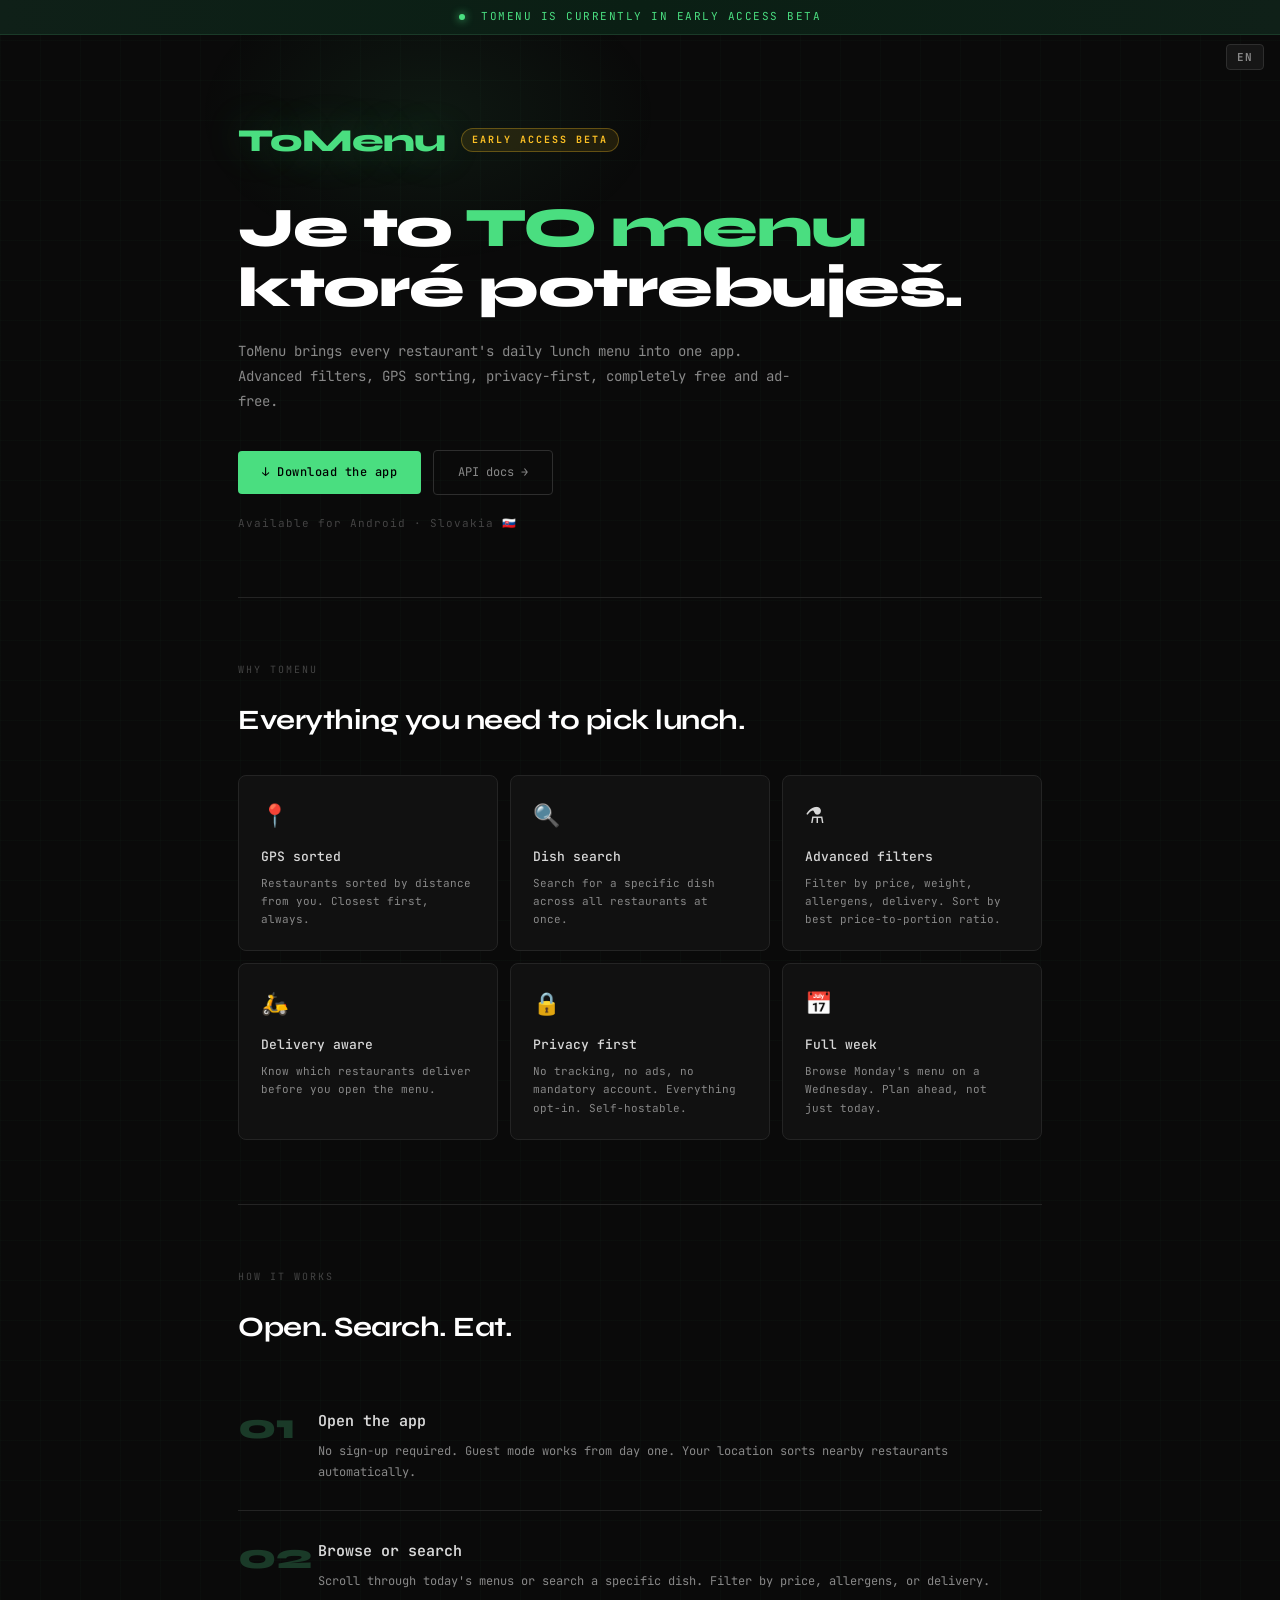
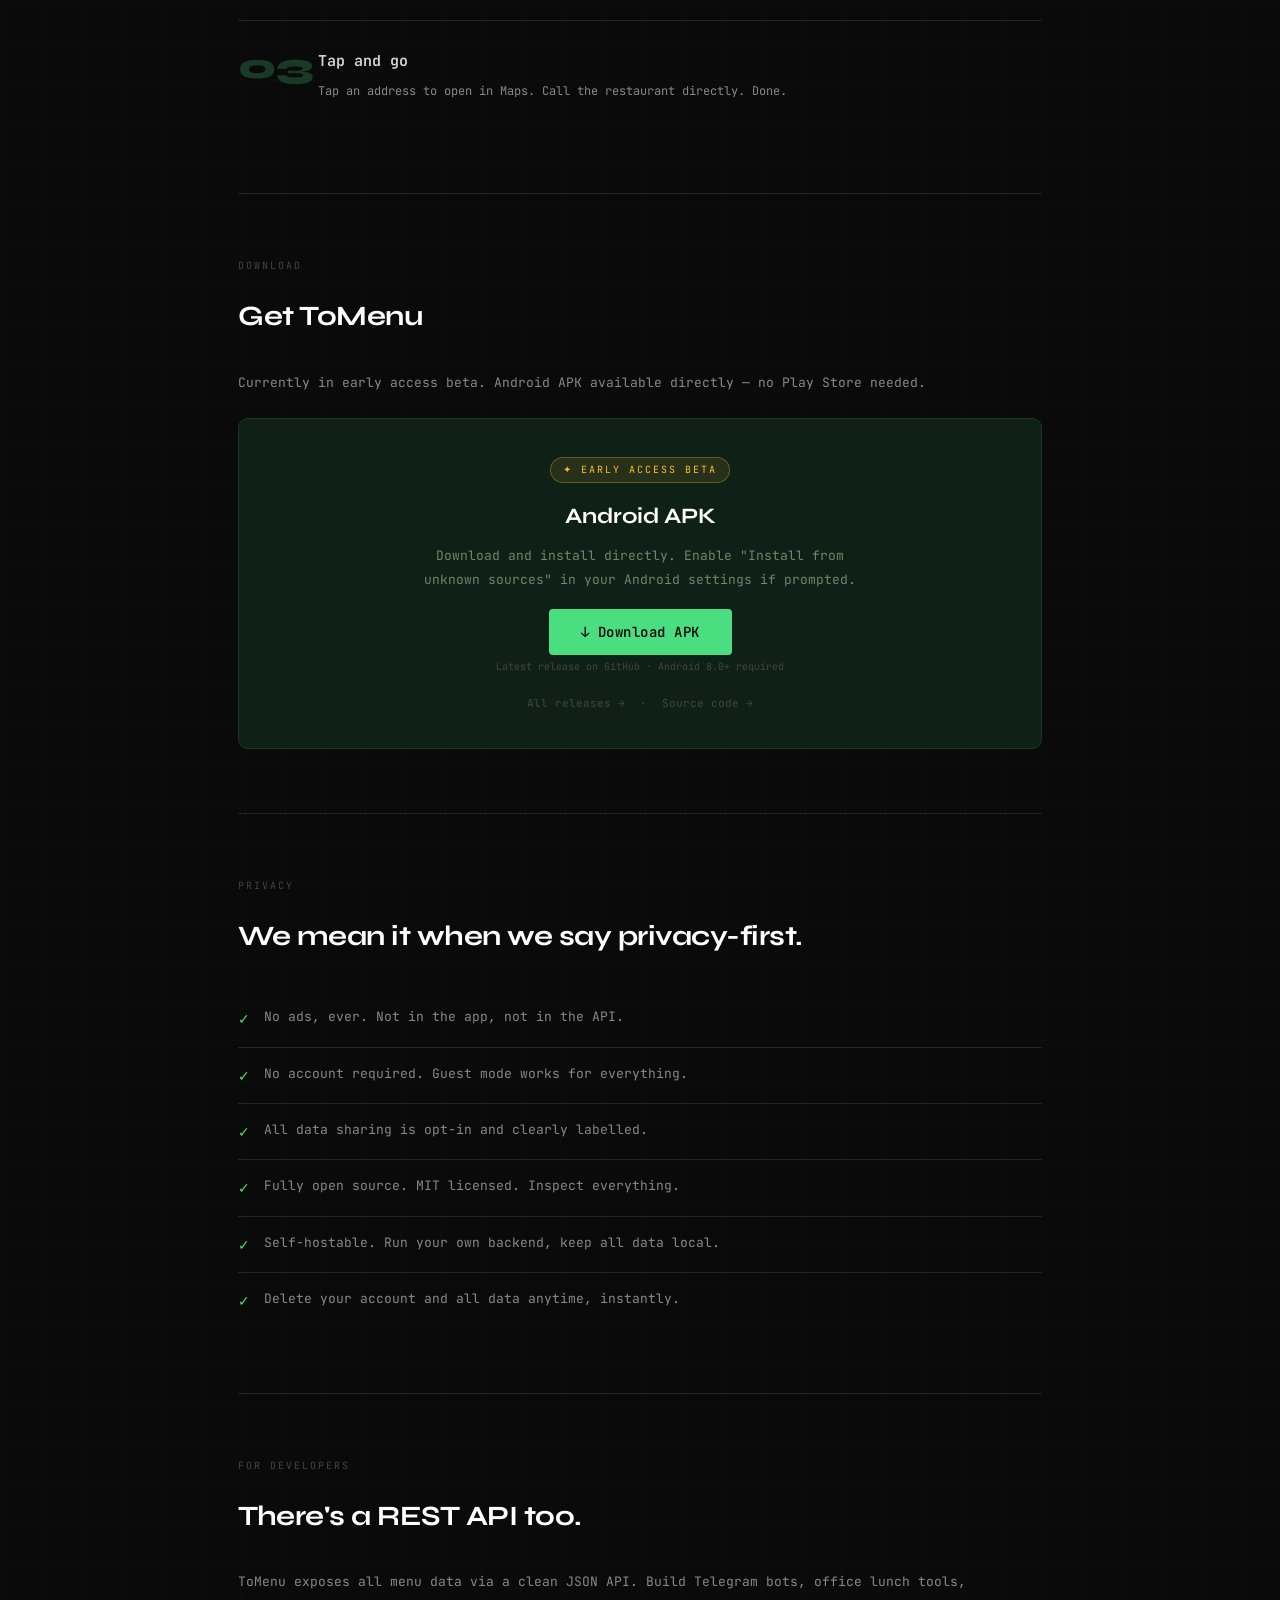
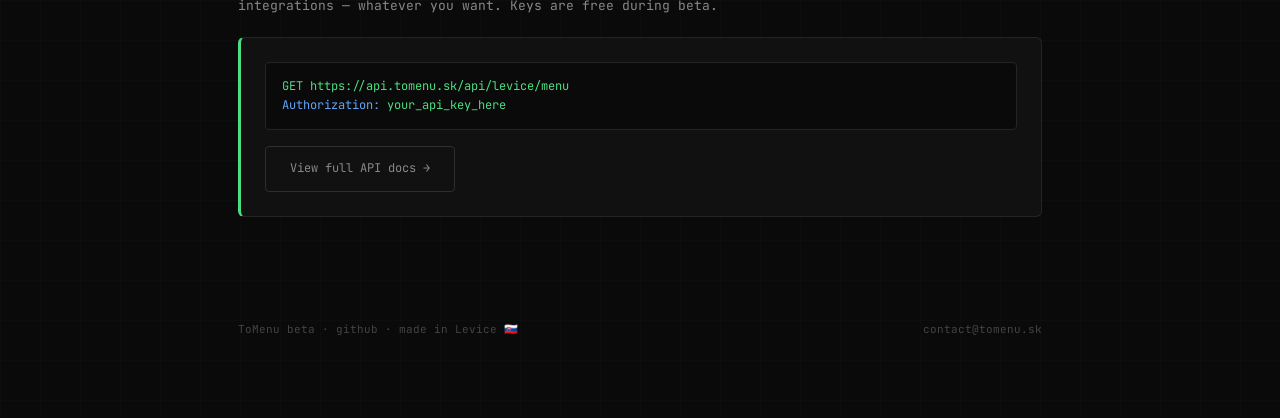
<file: index.html>
<!DOCTYPE html>
<html lang="en">
<head>
<meta charset="UTF-8">
<meta name="viewport" content="width=device-width, initial-scale=1.0">
<title>ToMenu — Je to TO menu ktoré potrebuješ</title>
<meta name="description" content="ToMenu unifies all restaurant lunch menus into one app. Advanced filters, privacy-first, free and ad-free.">
<link rel="icon" type="image/png" href="/favicon.png">
<link rel="preconnect" href="https://fonts.googleapis.com">
<link href="https://fonts.googleapis.com/css2?family=JetBrains+Mono:wght@300;400;500;700&family=Syne:wght@400;600;700;800&display=swap" rel="stylesheet">
<link rel="stylesheet" href="style.css">
</head>
<body>

<div id="beta-bar">
  <span class="dot"></span>
  <span data-i18n="beta.bar">ToMenu is currently in early access beta</span>
</div>

<button id="lang-toggle" onclick="toggleLang()">EN</button>

<div class="page-wrap">

  <!-- ── HERO ── -->
  <header>
    <div class="logo-row">
      <span class="logo-mark">ToMenu</span>
      <span class="beta-pill" data-i18n="hero.pill">Early Access Beta</span>
    </div>
    <h1 data-i18n="hero.title">Je to <span class="accent">TO menu</span><br>ktoré potrebuješ.</h1>
    <p class="tagline" data-i18n="hero.tagline">ToMenu brings every restaurant's daily lunch menu into one app. Advanced filters, GPS sorting, privacy-first, completely free and ad-free.</p>
    <div class="cta-row">
      <a href="#download" class="btn-primary" data-i18n="hero.cta_primary">↓ Download the app</a>
      <a href="/api"      class="btn-ghost"   data-i18n="hero.cta_api">API docs →</a>
    </div>
    <div class="hero-sub" data-i18n="hero.sub">Available for Android · Slovakia 🇸🇰</div>
  </header>

  <!-- ── FEATURES ── -->
  <section id="features">
    <div class="section-label" data-i18n="feat.label">why tomenu</div>
    <h2 data-i18n="feat.title">Everything you need to pick lunch.</h2>
    <div class="feature-grid">
      <div class="feature-card">
        <div class="feature-icon">📍</div>
        <div class="feature-title" data-i18n="feat.gps.title">GPS sorted</div>
        <div class="feature-desc"  data-i18n="feat.gps.desc">Restaurants sorted by distance from you. Closest first, always.</div>
      </div>
      <div class="feature-card">
        <div class="feature-icon">🔍</div>
        <div class="feature-title" data-i18n="feat.search.title">Dish search</div>
        <div class="feature-desc"  data-i18n="feat.search.desc">Search for a specific dish across all restaurants at once. Find schnitzel, goulash, whatever you're craving.</div>
      </div>
      <div class="feature-card">
        <div class="feature-icon">⚗</div>
        <div class="feature-title" data-i18n="feat.filter.title">Advanced filters</div>
        <div class="feature-desc"  data-i18n="feat.filter.desc">Filter by price, weight, allergens, delivery. Even sort by best price-to-portion ratio.</div>
      </div>
      <div class="feature-card">
        <div class="feature-icon">🛵</div>
        <div class="feature-title" data-i18n="feat.delivery.title">Delivery aware</div>
        <div class="feature-desc"  data-i18n="feat.delivery.desc">Know which restaurants deliver before you even open the menu.</div>
      </div>
      <div class="feature-card">
        <div class="feature-icon">🔒</div>
        <div class="feature-title" data-i18n="feat.privacy.title">Privacy first</div>
        <div class="feature-desc"  data-i18n="feat.privacy.desc">No tracking, no ads, no mandatory account. Everything opt-in. Even fully self-hostable.</div>
      </div>
      <div class="feature-card">
        <div class="feature-icon">📅</div>
        <div class="feature-title" data-i18n="feat.week.title">Full week</div>
        <div class="feature-desc"  data-i18n="feat.week.desc">Browse Monday's menu on a Wednesday. Plan ahead, not just today.</div>
      </div>
    </div>
  </section>

  <!-- ── HOW IT WORKS ── -->
  <section id="how">
    <div class="section-label" data-i18n="how.label">how it works</div>
    <h2 data-i18n="how.title">Open. Search. Eat.</h2>
    <div class="steps">
      <div class="step">
        <div class="step-num">01</div>
        <div class="step-content">
          <div class="step-title" data-i18n="step1.title">Open the app</div>
          <div class="step-desc"  data-i18n="step1.desc">No sign-up required. Guest mode works from day one. Your location sorts nearby restaurants automatically.</div>
        </div>
      </div>
      <div class="step">
        <div class="step-num">02</div>
        <div class="step-content">
          <div class="step-title" data-i18n="step2.title">Browse or search</div>
          <div class="step-desc"  data-i18n="step2.desc">Scroll through today's menus or search a specific dish. Filter by price, allergens, or delivery.</div>
        </div>
      </div>
      <div class="step">
        <div class="step-num">03</div>
        <div class="step-content">
          <div class="step-title" data-i18n="step3.title">Tap and go</div>
          <div class="step-desc"  data-i18n="step3.desc">Tap an address to open in Maps. Call the restaurant directly. Done.</div>
        </div>
      </div>
    </div>
  </section>

  <!-- ── DOWNLOAD ── -->
  <section id="download">
    <div class="section-label" data-i18n="dl.label">download</div>
    <h2 data-i18n="dl.title">Get ToMenu</h2>
    <p data-i18n="dl.p">Currently in early access beta. Android APK available directly — no Play Store needed.</p>
    <div class="download-box">
      <div class="early-tag" data-i18n="dl.tag">✦ Early Access Beta</div>
      <h3 data-i18n="dl.box_title">Android APK</h3>
      <p data-i18n="dl.box_p">Download and install directly. Enable "Install from unknown sources" in your Android settings if prompted.</p>
      <a id="apk-btn" href="https://github.com/toomcis/tomenu-app/releases/latest/download/tomenu.apk" class="btn-primary" data-i18n="dl.btn">↓ Download APK</a>
      <div class="download-note" data-i18n="dl.note">Latest release on GitHub · Android 8.0+ required</div>
      <div class="download-links">
        <a href="https://github.com/toomcis/tomenu-app/releases" data-i18n="dl.releases">All releases →</a>
        <span class="sep">·</span>
        <a href="https://github.com/toomcis/tomenu-app" data-i18n="dl.source">Source code →</a>
      </div>
    </div>
  </section>

  <!-- ── PRIVACY ── -->
  <section id="privacy">
    <div class="section-label" data-i18n="priv.label">privacy</div>
    <h2 data-i18n="priv.title">We mean it when we say privacy-first.</h2>
    <div class="privacy-grid">
      <div class="privacy-item">
        <span class="priv-icon">✓</span>
        <span data-i18n="priv.1">No ads, ever. Not in the app, not in the API.</span>
      </div>
      <div class="privacy-item">
        <span class="priv-icon">✓</span>
        <span data-i18n="priv.2">No account required. Guest mode works for everything.</span>
      </div>
      <div class="privacy-item">
        <span class="priv-icon">✓</span>
        <span data-i18n="priv.3">All data sharing is opt-in and clearly labelled.</span>
      </div>
      <div class="privacy-item">
        <span class="priv-icon">✓</span>
        <span data-i18n="priv.4">Fully open source. MIT licensed. Inspect everything.</span>
      </div>
      <div class="privacy-item">
        <span class="priv-icon">✓</span>
        <span data-i18n="priv.5">Self-hostable. Run your own backend, keep all data local.</span>
      </div>
      <div class="privacy-item">
        <span class="priv-icon">✓</span>
        <span data-i18n="priv.6">Delete your account and all your data anytime, instantly.</span>
      </div>
    </div>
  </section>

  <!-- ── FOR DEVELOPERS ── -->
  <section id="api">
    <div class="section-label" data-i18n="api.label">for developers</div>
    <h2 data-i18n="api.title">There's a REST API too.</h2>
    <p data-i18n="api.p">ToMenu exposes all menu data via a clean JSON API. Build Telegram bots, office lunch tools, integrations — whatever you want. Keys are free during beta.</p>
    <div class="api-box">
      <div class="code-block">GET https://api.tomenu.sk/api/levice/menu
<span style="color:#60a5fa">Authorization:</span> your_api_key_here</div>
      <a href="/api" class="btn-ghost" style="margin-top:16px;display:inline-block" data-i18n="api.btn">View full API docs →</a>
    </div>
  </section>

  <!-- ── FOOTER ── -->
  <footer>
    <span data-i18n="footer.left">ToMenu beta · <a href="https://github.com/toomcis/tomenu-app">github</a> · made in Levice 🇸🇰</span>
    <span><a href="mailto:contact@tomenu.sk">contact@tomenu.sk</a></span>
  </footer>

</div>

<script src="script.js"></script>
</body>
</html>
</file>
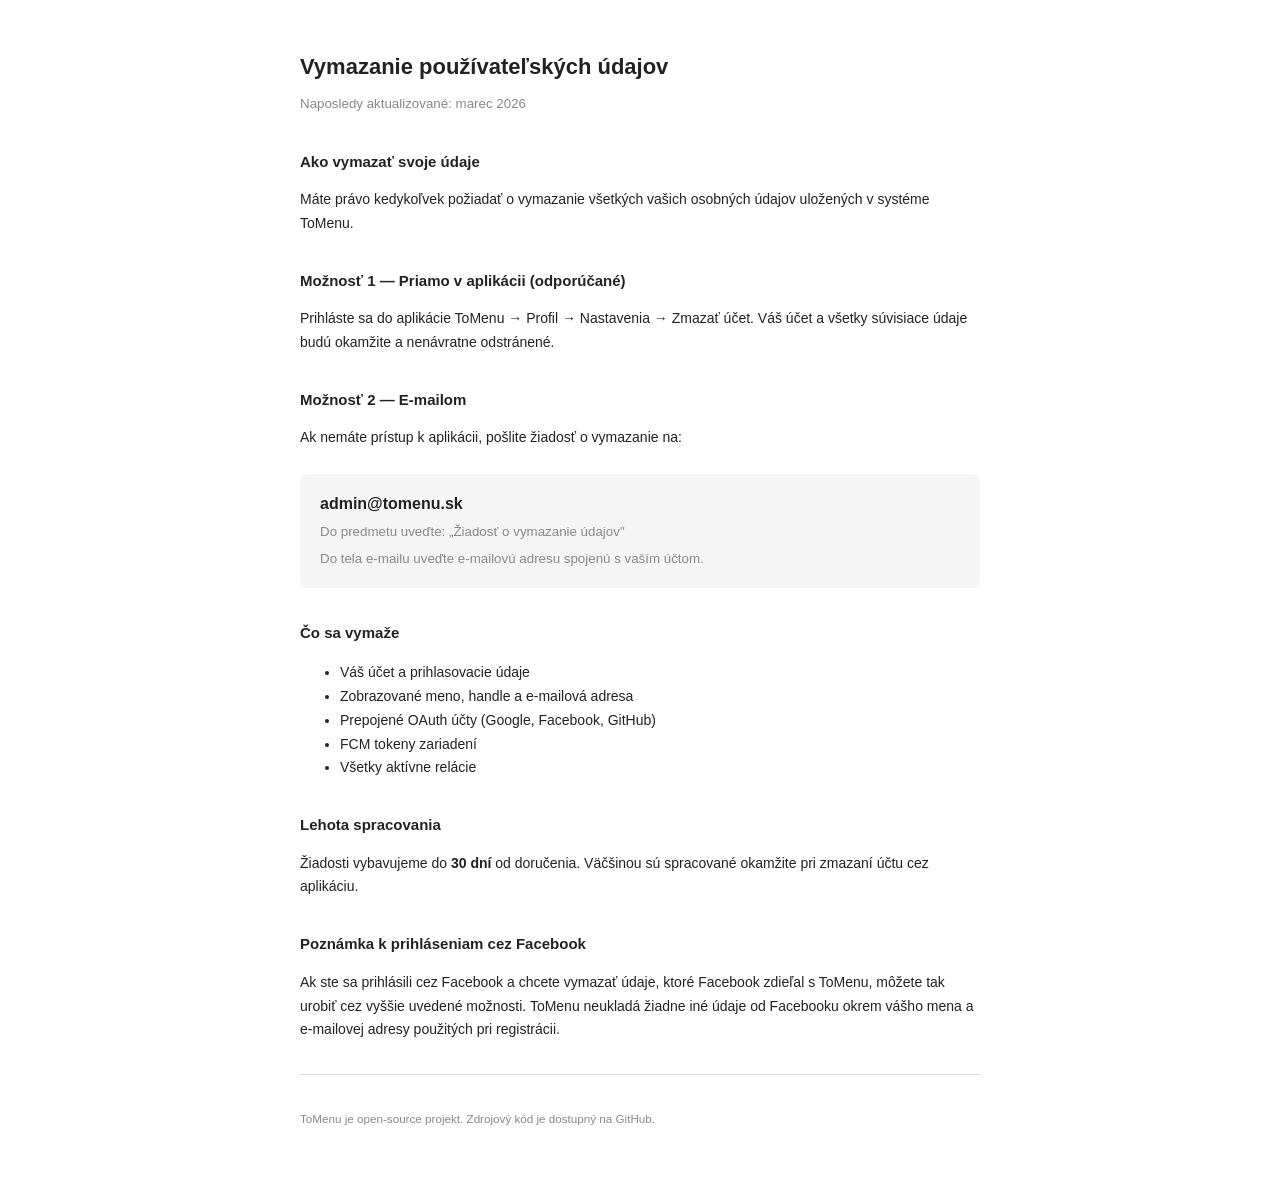
<file: deletion/index.html>
<!DOCTYPE html>
<html lang="sk">
<head>
<meta charset="utf-8">
<meta name="viewport" content="width=device-width, initial-scale=1">
<title>Vymazanie údajov — ToMenu</title>
<style>
  body { font-family: sans-serif; max-width: 680px; margin: 48px auto; padding: 0 24px; color: #222; line-height: 1.7; }
  h1 { font-size: 22px; margin-bottom: 4px; }
  h2 { font-size: 15px; margin-top: 32px; margin-bottom: 6px; }
  p, li { font-size: 14px; }
  small { color: #888; }
  .box { background: #f5f5f5; border-radius: 8px; padding: 16px 20px; margin: 24px 0; }
  hr { border: none; border-top: 1px solid #ddd; margin: 32px 0; }
</style>
</head>
<body>

<h1>Vymazanie používateľských údajov</h1>
<small>Naposledy aktualizované: marec 2026</small>

<h2>Ako vymazať svoje údaje</h2>
<p>Máte právo kedykoľvek požiadať o vymazanie všetkých vašich osobných údajov uložených v systéme ToMenu.</p>

<h2>Možnosť 1 — Priamo v aplikácii (odporúčané)</h2>
<p>Prihláste sa do aplikácie ToMenu → Profil → Nastavenia → Zmazať účet. Váš účet a všetky súvisiace údaje budú okamžite a nenávratne odstránené.</p>

<h2>Možnosť 2 — E-mailom</h2>
<p>Ak nemáte prístup k aplikácii, pošlite žiadosť o vymazanie na:</p>

<div class="box">
  <strong>admin@tomenu.sk</strong><br>
  <small>Do predmetu uveďte: „Žiadosť o vymazanie údajov"<br>
  Do tela e-mailu uveďte e-mailovú adresu spojenú s vaším účtom.</small>
</div>

<h2>Čo sa vymaže</h2>
<ul>
  <li>Váš účet a prihlasovacie údaje</li>
  <li>Zobrazované meno, handle a e-mailová adresa</li>
  <li>Prepojené OAuth účty (Google, Facebook, GitHub)</li>
  <li>FCM tokeny zariadení</li>
  <li>Všetky aktívne relácie</li>
</ul>

<h2>Lehota spracovania</h2>
<p>Žiadosti vybavujeme do <strong>30 dní</strong> od doručenia. Väčšinou sú spracované okamžite pri zmazaní účtu cez aplikáciu.</p>

<h2>Poznámka k prihláseniam cez Facebook</h2>
<p>Ak ste sa prihlásili cez Facebook a chcete vymazať údaje, ktoré Facebook zdieľal s ToMenu, môžete tak urobiť cez vyššie uvedené možnosti. ToMenu neukladá žiadne iné údaje od Facebooku okrem vášho mena a e-mailovej adresy použitých pri registrácii.</p>

<hr>
<p><small>ToMenu je open-source projekt. Zdrojový kód je dostupný na GitHub.</small></p>

</body>
</html>
</file>
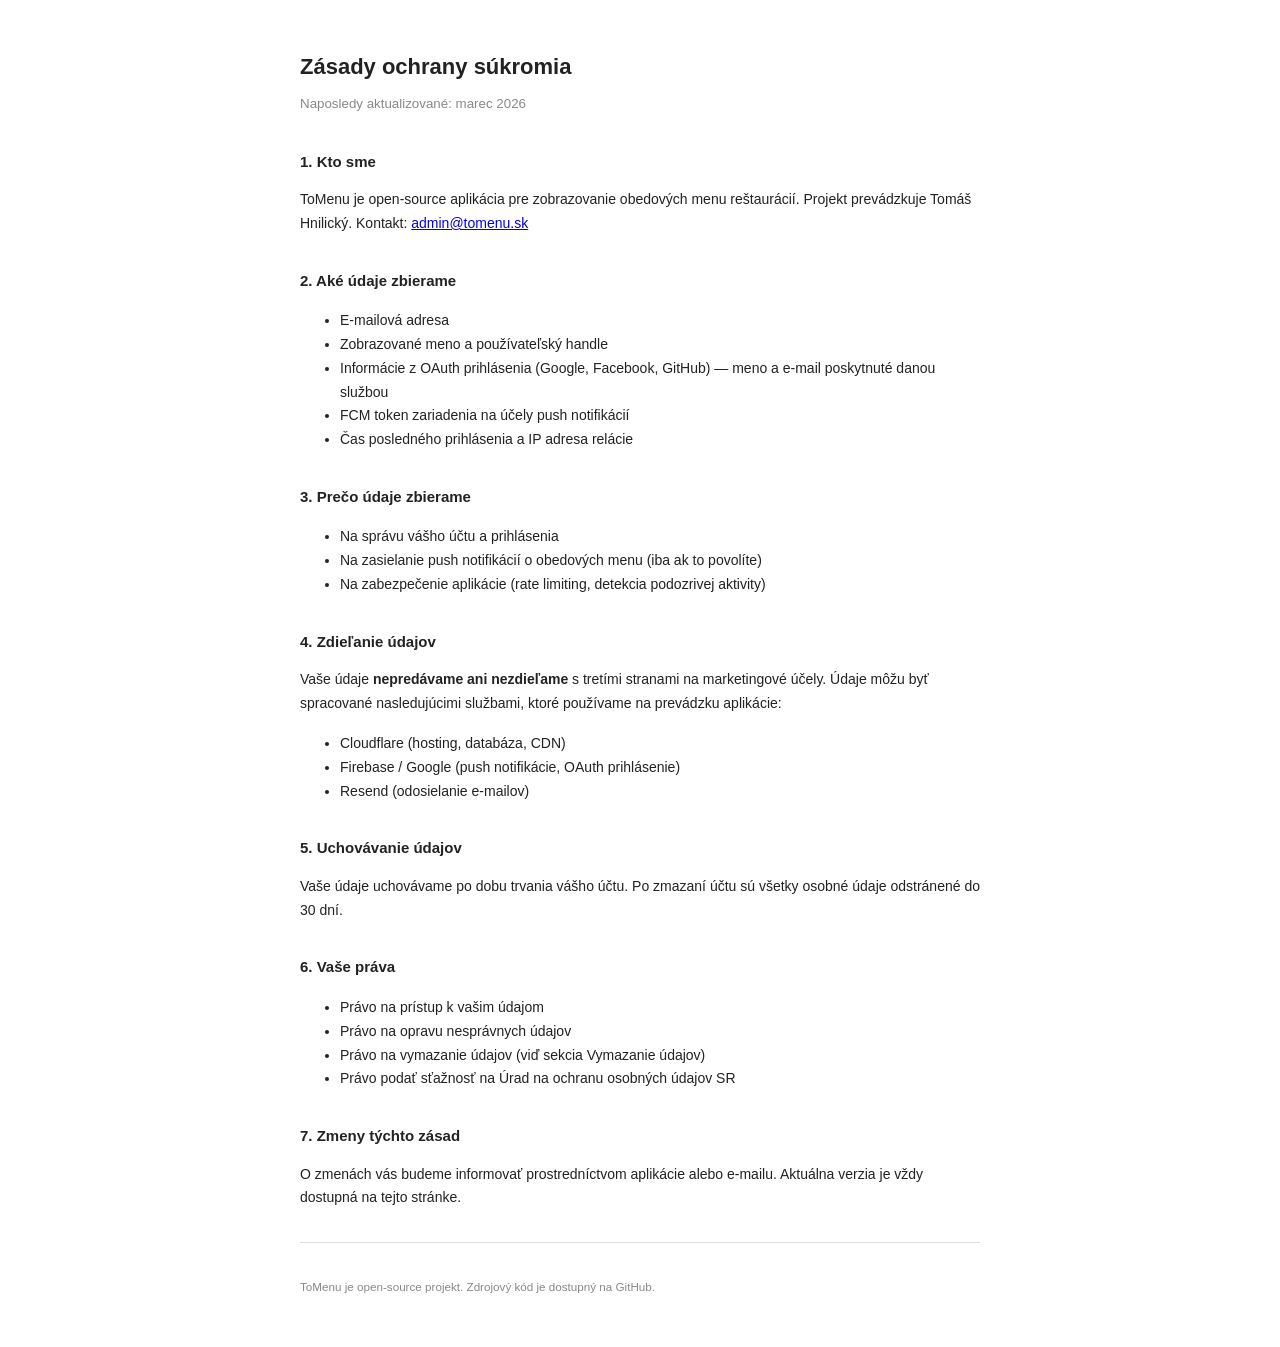
<file: privacy/index.html>
<!DOCTYPE html>
<html lang="sk">
<head>
<meta charset="utf-8">
<meta name="viewport" content="width=device-width, initial-scale=1">
<title>Zásady ochrany súkromia — ToMenu</title>
<style>
  body { font-family: sans-serif; max-width: 680px; margin: 48px auto; padding: 0 24px; color: #222; line-height: 1.7; }
  h1 { font-size: 22px; margin-bottom: 4px; }
  h2 { font-size: 15px; margin-top: 32px; margin-bottom: 6px; }
  p, li { font-size: 14px; }
  small { color: #888; }
  hr { border: none; border-top: 1px solid #ddd; margin: 32px 0; }
</style>
</head>
<body>

<h1>Zásady ochrany súkromia</h1>
<small>Naposledy aktualizované: marec 2026</small>

<h2>1. Kto sme</h2>
<p>ToMenu je open-source aplikácia pre zobrazovanie obedových menu reštaurácií. Projekt prevádzkuje Tomáš Hnilický. Kontakt: <a href="mailto:admin@tomenu.sk">admin@tomenu.sk</a></p>

<h2>2. Aké údaje zbierame</h2>
<ul>
  <li>E-mailová adresa</li>
  <li>Zobrazované meno a používateľský handle</li>
  <li>Informácie z OAuth prihlásenia (Google, Facebook, GitHub) — meno a e-mail poskytnuté danou službou</li>
  <li>FCM token zariadenia na účely push notifikácií</li>
  <li>Čas posledného prihlásenia a IP adresa relácie</li>
</ul>

<h2>3. Prečo údaje zbierame</h2>
<ul>
  <li>Na správu vášho účtu a prihlásenia</li>
  <li>Na zasielanie push notifikácií o obedových menu (iba ak to povolíte)</li>
  <li>Na zabezpečenie aplikácie (rate limiting, detekcia podozrivej aktivity)</li>
</ul>

<h2>4. Zdieľanie údajov</h2>
<p>Vaše údaje <strong>nepredávame ani nezdieľame</strong> s tretími stranami na marketingové účely. Údaje môžu byť spracované nasledujúcimi službami, ktoré používame na prevádzku aplikácie:</p>
<ul>
  <li>Cloudflare (hosting, databáza, CDN)</li>
  <li>Firebase / Google (push notifikácie, OAuth prihlásenie)</li>
  <li>Resend (odosielanie e-mailov)</li>
</ul>

<h2>5. Uchovávanie údajov</h2>
<p>Vaše údaje uchovávame po dobu trvania vášho účtu. Po zmazaní účtu sú všetky osobné údaje odstránené do 30 dní.</p>

<h2>6. Vaše práva</h2>
<ul>
  <li>Právo na prístup k vašim údajom</li>
  <li>Právo na opravu nesprávnych údajov</li>
  <li>Právo na vymazanie údajov (viď sekcia Vymazanie údajov)</li>
  <li>Právo podať sťažnosť na Úrad na ochranu osobných údajov SR</li>
</ul>

<h2>7. Zmeny týchto zásad</h2>
<p>O zmenách vás budeme informovať prostredníctvom aplikácie alebo e-mailu. Aktuálna verzia je vždy dostupná na tejto stránke.</p>

<hr>
<p><small>ToMenu je open-source projekt. Zdrojový kód je dostupný na GitHub.</small></p>

</body>
</html>
</file>
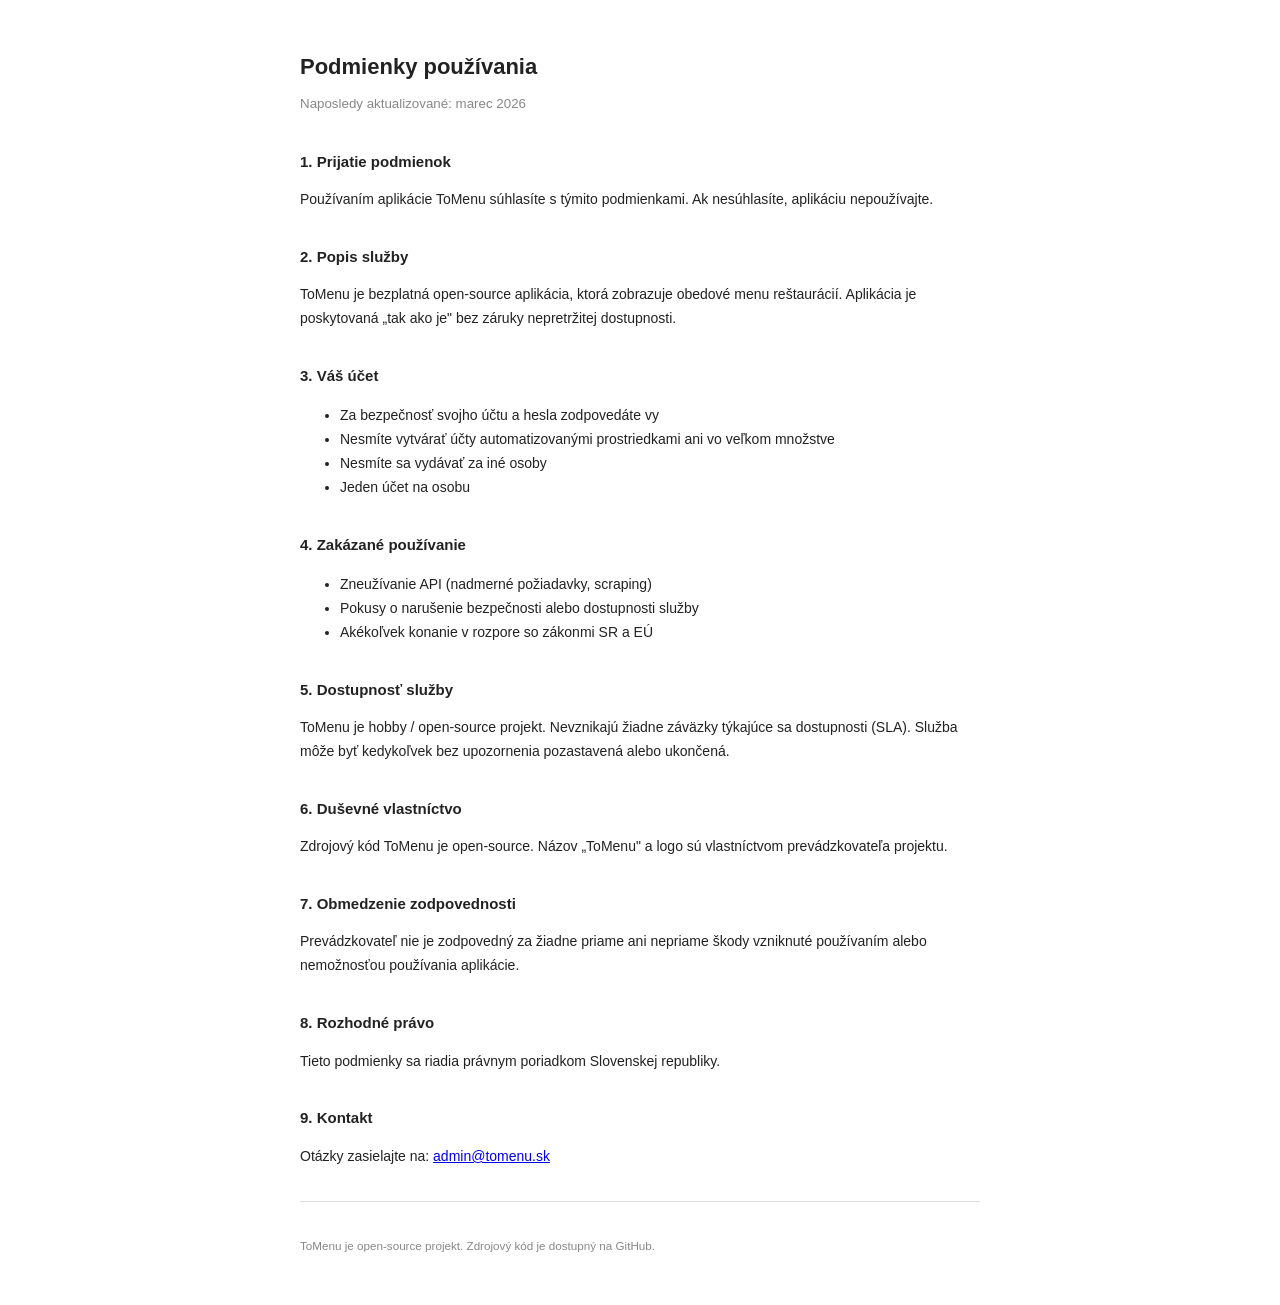
<file: tos/index.html>
<!DOCTYPE html>
<html lang="sk">
<head>
<meta charset="utf-8">
<meta name="viewport" content="width=device-width, initial-scale=1">
<title>Podmienky používania — ToMenu</title>
<style>
  body { font-family: sans-serif; max-width: 680px; margin: 48px auto; padding: 0 24px; color: #222; line-height: 1.7; }
  h1 { font-size: 22px; margin-bottom: 4px; }
  h2 { font-size: 15px; margin-top: 32px; margin-bottom: 6px; }
  p, li { font-size: 14px; }
  small { color: #888; }
  hr { border: none; border-top: 1px solid #ddd; margin: 32px 0; }
</style>
</head>
<body>

<h1>Podmienky používania</h1>
<small>Naposledy aktualizované: marec 2026</small>

<h2>1. Prijatie podmienok</h2>
<p>Používaním aplikácie ToMenu súhlasíte s týmito podmienkami. Ak nesúhlasíte, aplikáciu nepoužívajte.</p>

<h2>2. Popis služby</h2>
<p>ToMenu je bezplatná open-source aplikácia, ktorá zobrazuje obedové menu reštaurácií. Aplikácia je poskytovaná „tak ako je" bez záruky nepretržitej dostupnosti.</p>

<h2>3. Váš účet</h2>
<ul>
  <li>Za bezpečnosť svojho účtu a hesla zodpovedáte vy</li>
  <li>Nesmíte vytvárať účty automatizovanými prostriedkami ani vo veľkom množstve</li>
  <li>Nesmíte sa vydávať za iné osoby</li>
  <li>Jeden účet na osobu</li>
</ul>

<h2>4. Zakázané používanie</h2>
<ul>
  <li>Zneužívanie API (nadmerné požiadavky, scraping)</li>
  <li>Pokusy o narušenie bezpečnosti alebo dostupnosti služby</li>
  <li>Akékoľvek konanie v rozpore so zákonmi SR a EÚ</li>
</ul>

<h2>5. Dostupnosť služby</h2>
<p>ToMenu je hobby / open-source projekt. Nevznikajú žiadne záväzky týkajúce sa dostupnosti (SLA). Služba môže byť kedykoľvek bez upozornenia pozastavená alebo ukončená.</p>

<h2>6. Duševné vlastníctvo</h2>
<p>Zdrojový kód ToMenu je open-source. Názov „ToMenu" a logo sú vlastníctvom prevádzkovateľa projektu.</p>

<h2>7. Obmedzenie zodpovednosti</h2>
<p>Prevádzkovateľ nie je zodpovedný za žiadne priame ani nepriame škody vzniknuté používaním alebo nemožnosťou používania aplikácie.</p>

<h2>8. Rozhodné právo</h2>
<p>Tieto podmienky sa riadia právnym poriadkom Slovenskej republiky.</p>

<h2>9. Kontakt</h2>
<p>Otázky zasielajte na: <a href="mailto:admin@tomenu.sk">admin@tomenu.sk</a></p>

<hr>
<p><small>ToMenu je open-source projekt. Zdrojový kód je dostupný na GitHub.</small></p>

</body>
</html>
</file>
<file: style.css>
:root {
  --bg:        #0a0a0a;
  --bg1:       #111111;
  --bg2:       #161616;
  --bg3:       #1c1c1c;
  --border:    #242424;
  --border2:   #2e2e2e;
  --text:      #d8d8d8;
  --text2:     #888;
  --text3:     #444;
  --green:     #4ade80;
  --green-dim: #1a3a28;
  --green-bg:  #0f2018;
  --blue:      #60a5fa;
  --blue-dim:  #1a2a3a;
  --amber:     #fbbf24;
  --red:       #f87171;
  --mono: 'JetBrains Mono', monospace;
  --sans: 'Syne', sans-serif;
}

* { box-sizing: border-box; margin: 0; padding: 0; }
html { scroll-behavior: smooth; }

body {
  font-family: var(--mono);
  background: var(--bg);
  color: var(--text);
  min-height: 100vh;
  line-height: 1.6;
  background-image:
    linear-gradient(rgba(74,222,128,0.02) 1px, transparent 1px),
    linear-gradient(90deg, rgba(74,222,128,0.02) 1px, transparent 1px);
  background-size: 40px 40px;
}

/* ── beta banner ── */
#beta-bar {
  background: linear-gradient(90deg, var(--green-bg), #0a1f14, var(--green-bg));
  border-bottom: 1px solid var(--green-dim);
  padding: 8px 24px;
  text-align: center;
  font-size: 11px;
  color: var(--green);
  letter-spacing: 1.5px;
  text-transform: uppercase;
  position: sticky;
  top: 0;
  z-index: 100;
  animation: pulse-bar 4s ease-in-out infinite;
}
@keyframes pulse-bar { 0%,100%{opacity:1} 50%{opacity:0.7} }
#beta-bar .dot {
  display: inline-block; width: 6px; height: 6px;
  border-radius: 50%; background: var(--green);
  margin-right: 8px; vertical-align: middle;
  box-shadow: 0 0 8px var(--green);
  animation: blink 1.5s ease-in-out infinite;
}
@keyframes blink { 0%,100%{opacity:1} 50%{opacity:0.3} }

#lang-toggle {
  position: fixed; top: 44px; right: 16px; z-index: 200;
  font-family: var(--mono); font-size: 11px; font-weight: 700;
  letter-spacing: 1px; padding: 5px 10px;
  background: var(--bg2); border: 1px solid var(--border2);
  color: var(--text2); border-radius: 4px; cursor: pointer;
  transition: all 0.15s;
}
#lang-toggle:hover { border-color: var(--green); color: var(--green); }

/* ── layout ── */
.page-wrap { max-width: 860px; margin: 0 auto; padding: 0 28px 80px; }

/* ── header / hero ── */
header {
  padding: 80px 0 64px;
  border-bottom: 1px solid var(--border);
  position: relative;
  animation: fadein 0.7s ease both;
}
@keyframes fadein { from{opacity:0;transform:translateY(16px)} to{opacity:1;transform:translateY(0)} }
header::before {
  content: '';
  position: absolute; top: -80px; left: -60px;
  width: 500px; height: 320px;
  background: radial-gradient(ellipse, rgba(74,222,128,0.07) 0%, transparent 65%);
  pointer-events: none; z-index: 0;
}
header > * { position: relative; z-index: 1; }

.logo-row { display: flex; align-items: center; gap: 16px; margin-bottom: 32px; }
.logo-mark {
  font-family: var(--sans); font-size: 32px; font-weight: 800;
  color: var(--green); letter-spacing: -1px;
  text-shadow: 0 0 40px rgba(74,222,128,0.25);
}
.beta-pill {
  font-size: 10px; font-weight: 700; letter-spacing: 2px;
  text-transform: uppercase; color: var(--amber);
  background: rgba(251,191,36,0.1); border: 1px solid rgba(251,191,36,0.3);
  padding: 3px 10px; border-radius: 20px;
}
h1 {
  font-family: var(--sans);
  font-size: clamp(32px, 6vw, 56px);
  font-weight: 800; line-height: 1.08;
  color: #fff; margin-bottom: 20px; letter-spacing: -1.5px;
}
h1 .accent { color: var(--green); }
.tagline {
  font-size: 14px; color: var(--text2);
  max-width: 560px; line-height: 1.8; margin-bottom: 36px;
}
.cta-row { display: flex; gap: 12px; flex-wrap: wrap; align-items: center; margin-bottom: 20px; }
.hero-sub { font-size: 11px; color: var(--text3); letter-spacing: 1px; }

.btn-primary {
  font-family: var(--mono); font-size: 12px; font-weight: 500;
  padding: 12px 24px; background: var(--green); color: #000;
  border: none; border-radius: 4px; cursor: pointer;
  text-decoration: none; transition: all 0.15s; letter-spacing: 0.5px;
}
.btn-primary:hover { background: #6ee89a; transform: translateY(-1px); }
.btn-ghost {
  font-family: var(--mono); font-size: 12px;
  padding: 12px 24px; background: transparent; color: var(--text2);
  border: 1px solid var(--border2); border-radius: 4px;
  cursor: pointer; text-decoration: none; transition: all 0.15s;
}
.btn-ghost:hover { border-color: var(--green); color: var(--text); }

/* ── sections ── */
section { padding: 64px 0; border-bottom: 1px solid var(--border); }
section:last-of-type { border-bottom: none; }
.section-label {
  font-size: 10px; letter-spacing: 2px; text-transform: uppercase;
  color: var(--text3); margin-bottom: 20px;
}
h2 {
  font-family: var(--sans); font-size: clamp(20px, 4vw, 28px);
  font-weight: 700; color: #fff; margin-bottom: 32px; letter-spacing: -0.5px;
}
p { font-size: 13px; color: var(--text2); line-height: 1.8; margin-bottom: 12px; }

/* ── feature grid ── */
.feature-grid {
  display: grid;
  grid-template-columns: repeat(auto-fit, minmax(240px, 1fr));
  gap: 12px;
}
.feature-card {
  background: var(--bg1); border: 1px solid var(--border);
  border-radius: 8px; padding: 22px; transition: border-color 0.15s;
}
.feature-card:hover { border-color: var(--border2); }
.feature-icon { font-size: 22px; margin-bottom: 14px; }
.feature-title { font-size: 13px; font-weight: 500; color: var(--text); margin-bottom: 6px; }
.feature-desc { font-size: 11px; color: var(--text2); line-height: 1.65; }

/* ── steps ── */
.steps { display: flex; flex-direction: column; gap: 0; }
.step {
  display: flex; gap: 28px; align-items: flex-start;
  padding: 28px 0; border-bottom: 1px solid var(--border);
}
.step:last-child { border-bottom: none; }
.step-num {
  font-family: var(--sans); font-size: 36px; font-weight: 800;
  color: var(--green-dim); line-height: 1; flex-shrink: 0; width: 52px;
}
.step-title { font-size: 15px; font-weight: 600; color: var(--text); margin-bottom: 8px; }
.step-desc { font-size: 12px; color: var(--text2); line-height: 1.7; }

/* ── download ── */
.download-box {
  background: var(--green-bg); border: 1px solid var(--green-dim);
  border-radius: 10px; padding: 36px; margin-top: 24px; text-align: center;
}
.download-box .early-tag {
  display: inline-block; font-size: 10px; letter-spacing: 2px;
  text-transform: uppercase; color: var(--amber);
  background: rgba(251,191,36,0.1); border: 1px solid rgba(251,191,36,0.3);
  padding: 4px 12px; border-radius: 20px; margin-bottom: 16px;
}
.download-box h3 {
  font-family: var(--sans); font-size: 22px; font-weight: 700;
  color: #fff; margin-bottom: 10px;
}
.download-box p {
  font-size: 13px; color: #6a8a6a; margin-bottom: 28px;
  max-width: 440px; margin-left: auto; margin-right: auto;
}
.download-box .btn-primary { font-size: 14px; padding: 14px 32px; }
.download-note { font-size: 10px; color: var(--text3); margin-top: 14px; }
.download-links { margin-top: 20px; font-size: 11px; }
.download-links a { color: var(--text3); text-decoration: none; transition: color 0.1s; }
.download-links a:hover { color: var(--green); }
.sep { color: var(--text3); margin: 0 8px; }

/* ── privacy grid ── */
.privacy-grid { display: flex; flex-direction: column; gap: 0; }
.privacy-item {
  display: flex; align-items: flex-start; gap: 14px;
  padding: 16px 0; border-bottom: 1px solid var(--border);
  font-size: 13px; color: var(--text2);
}
.privacy-item:last-child { border-bottom: none; }
.priv-icon { color: var(--green); font-size: 14px; flex-shrink: 0; margin-top: 1px; }

/* ── api box ── */
.api-box {
  background: var(--bg1); border: 1px solid var(--border);
  border-left: 3px solid var(--green); border-radius: 6px;
  padding: 24px; margin-top: 20px;
}
.code-block {
  background: var(--bg); border: 1px solid var(--border);
  border-radius: 4px; padding: 14px 16px; font-size: 12px;
  color: var(--green); overflow-x: auto; white-space: pre; line-height: 1.6;
}

/* ── footer ── */
footer {
  padding: 40px 0 0;
  font-size: 11px; color: var(--text3);
  display: flex; justify-content: space-between;
  align-items: center; flex-wrap: wrap; gap: 8px;
}
footer a { color: var(--text3); text-decoration: none; }
footer a:hover { color: var(--text2); }

/* ── mobile ── */
@media (max-width: 640px) {
  #beta-bar { font-size: 10px; padding: 7px 12px; letter-spacing: 0.8px; }
  #lang-toggle { top: 40px; right: 10px; font-size: 10px; padding: 4px 8px; }
  .page-wrap { padding: 0 18px 60px; }
  header { padding: 48px 0 40px; }
  .logo-mark { font-size: 26px; }
  h1 { font-size: 30px; letter-spacing: -1px; }
  .tagline { font-size: 13px; }
  .cta-row { flex-direction: column; align-items: stretch; }
  .btn-primary, .btn-ghost { text-align: center; padding: 13px 16px; font-size: 13px; }
  section { padding: 44px 0; }
  .feature-grid { grid-template-columns: 1fr; gap: 8px; }
  .step { gap: 16px; }
  .step-num { font-size: 26px; width: 38px; }
  .download-box { padding: 24px 18px; }
  footer { flex-direction: column; gap: 6px; text-align: center; }
}
</file>
